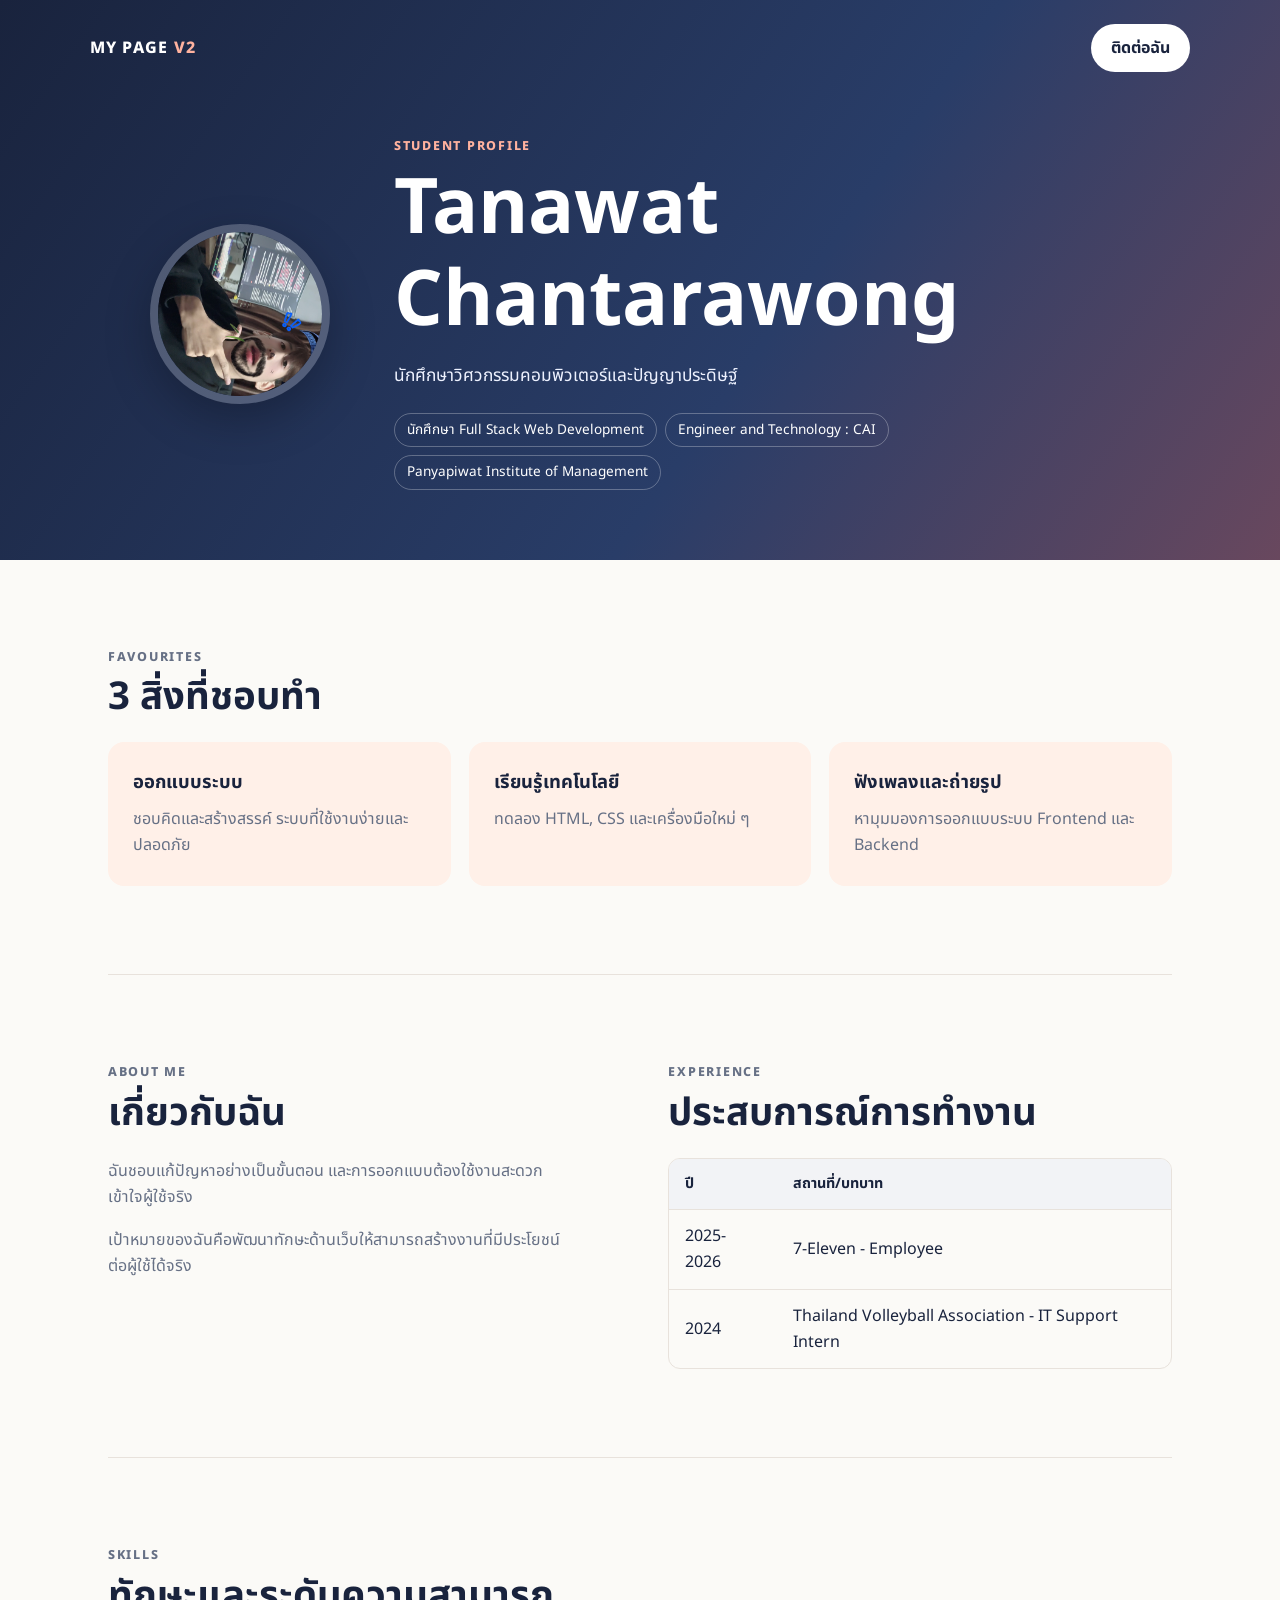
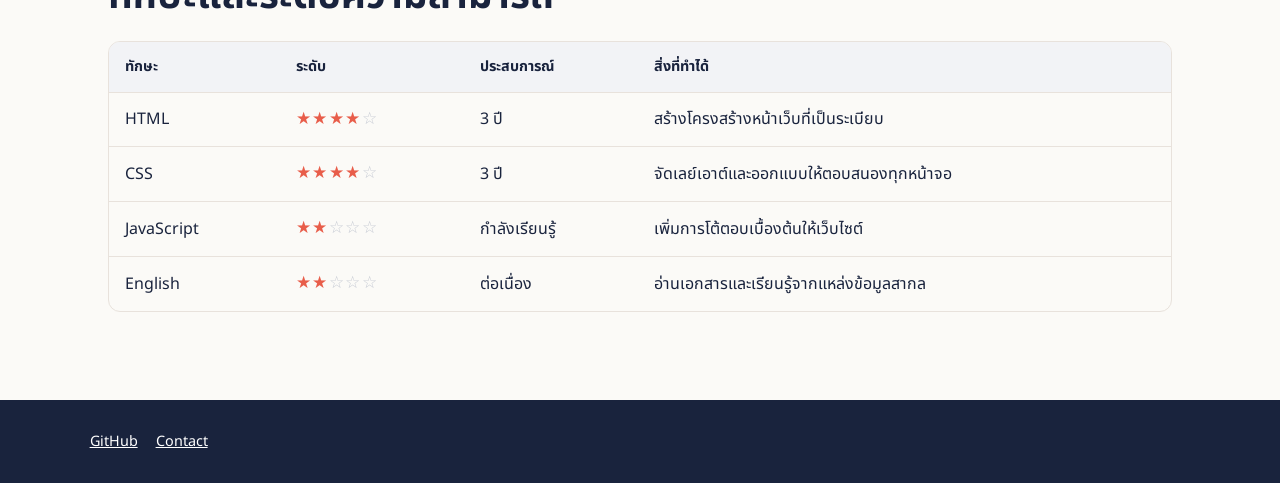
<file: index.html>
<!doctype html>
<html lang="th">
  <head>
    <meta charset="utf-8">
    <meta name="viewport" content="width=device-width, initial-scale=1">
    <meta name="description" content="My Page v2 - personal profile">
    <title>My Page v2 | Profile</title>
    <link rel="preconnect" href="https://fonts.googleapis.com">
    <link rel="preconnect" href="https://fonts.gstatic.com" crossorigin>
    <link href="https://fonts.googleapis.com/css2?family=Noto+Sans+Thai:wght@100..900&display=swap" rel="stylesheet">
    <link rel="preconnect" href="https://images.unsplash.com">
    <link rel="stylesheet" href="styles.css">
    
  </head>
  <body>
    <header class="hero">
      <nav class="navigation" aria-label="เมนูหลัก">
        <a class="brand" href="index.html">MY PAGE <span>V2</span></a>
        <a class="button button-light" href="contact.html">ติดต่อฉัน</a>
      </nav>

      <div class="hero-content">
        <img class="profile-photo" src="pf.jpg" alt="รูปโปรไฟล์ตัวอย่างของนักศึกษา">
        <div>
          <p class="eyebrow">STUDENT PROFILE</p>
          <h1>Tanawat Chantarawong</h1>
          <p class="intro">นักศึกษาวิศวกรรมคอมพิวเตอร์และปัญญาประดิษฐ์</p>
          <div class="identity" aria-label="ข้อมูลส่วนตัว">
            <span>นักศึกษา Full Stack Web Development</span>
            <span>Engineer and Technology : CAI</span>
            <span>Panyapiwat Institute of Management</span>
          </div>
        </div>
      </div>
    </header>

    <main>
      <section class="section" aria-labelledby="favourites-title">
        <p class="section-label">FAVOURITES</p>
        <h2 id="favourites-title">3 สิ่งที่ชอบทำ</h2>
        <ul class="favourite-list">
          <li><strong>ออกแบบระบบ</strong><span>ชอบคิดและสร้างสรรค์ ระบบที่ใช้งานง่ายและปลอดภัย</span></li>
          <li><strong>เรียนรู้เทคโนโลยี</strong><span>ทดลอง HTML, CSS และเครื่องมือใหม่ ๆ</span></li>
          <li><strong>ฟังเพลงและถ่ายรูป</strong><span>หามุมมองการออกแบบระบบ Frontend และ Backend</span></li>
        </ul>
      </section>

      <section class="section two-columns" aria-label="ประวัติและประสบการณ์">
        <div>
          <p class="section-label">ABOUT ME</p>
          <h2>เกี่ยวกับฉัน</h2>
          <p>ฉันชอบแก้ปัญหาอย่างเป็นขั้นตอน และการออกแบบต้องใช้งานสะดวก เข้าใจผู้ใช้จริง</p>
          <p>เป้าหมายของฉันคือพัฒนาทักษะด้านเว็บให้สามารถสร้างงานที่มีประโยชน์ต่อผู้ใช้ได้จริง</p>
        </div>
        <div>
          <p class="section-label">EXPERIENCE</p>
          <h2>ประสบการณ์การทำงาน</h2>
          <div class="table-wrap">
            <table>
              <thead><tr><th>ปี</th><th>สถานที่/บทบาท</th></tr></thead>
              <tbody>
                <tr><td>2025-2026</td><td>7-Eleven - Employee</td></tr>
                <tr><td>2024</td><td>Thailand Volleyball Association - IT Support Intern</td></tr>
              </tbody>
            </table>
          </div>
        </div>
      </section>

      <section class="section skills-section" aria-labelledby="skills-title">
        <p class="section-label">SKILLS</p>
        <h2 id="skills-title">ทักษะและระดับความสามารถ</h2>
        <div class="table-wrap">
          <table class="skills-table">
            <thead><tr><th>ทักษะ</th><th>ระดับ</th><th>ประสบการณ์</th><th>สิ่งที่ทำได้</th></tr></thead>
            <tbody>
              <tr><td>HTML</td><td><span class="rating" aria-label="4 จาก 5 ดาว"><span>★★★★</span>☆</span></td><td>3 ปี</td><td>สร้างโครงสร้างหน้าเว็บที่เป็นระเบียบ</td></tr>
              <tr><td>CSS</td><td><span class="rating" aria-label="4 จาก 5 ดาว"><span>★★★★</span>☆</span></td><td>3 ปี</td><td>จัดเลย์เอาต์และออกแบบให้ตอบสนองทุกหน้าจอ</td></tr>
              <tr><td>JavaScript</td><td><span class="rating" aria-label="2 จาก 5 ดาว"><span>★★</span>☆☆☆</span></td><td>กำลังเรียนรู้</td><td>เพิ่มการโต้ตอบเบื้องต้นให้เว็บไซต์</td></tr>
              <tr><td>English</td><td><span class="rating" aria-label="2 จาก 5 ดาว"><span>★★</span>☆☆☆</span></td><td>ต่อเนื่อง</td><td>อ่านเอกสารและเรียนรู้จากแหล่งข้อมูลสากล</td></tr>
            </tbody>
          </table>
        </div>
      </section>
    </main>

    <footer>
      <div><a href="https://github.com/ZentiaLAB/" target="_blank" rel="noreferrer">GitHub</a><a href="contact.html">Contact</a></div>
    </footer>
  </body>
</html>
</file>
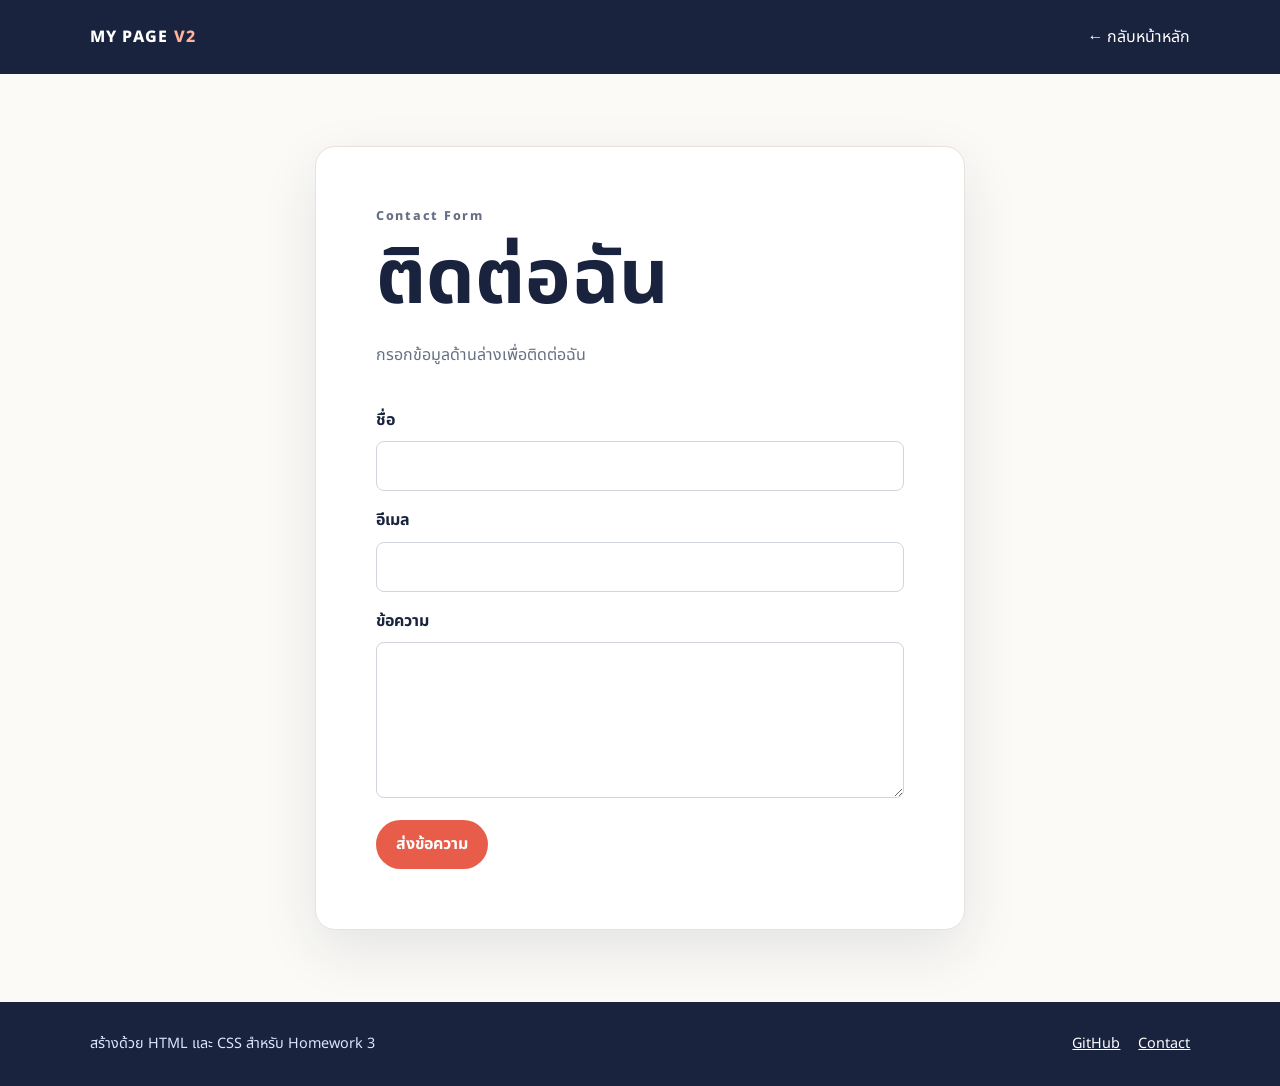
<file: contact.html>
<!doctype html>
<html lang="th">
  <head>
    <meta charset="utf-8">
    <meta name="viewport" content="width=device-width, initial-scale=1">
    <meta name="description" content="Contact page for My Page v2">
    <title>My Page v2 | Contact</title>
    <link rel="preconnect" href="https://fonts.googleapis.com">
    <link rel="preconnect" href="https://fonts.gstatic.com" crossorigin>
    <link href="https://fonts.googleapis.com/css2?family=Noto+Sans+Thai:wght@100..900&display=swap" rel="stylesheet">
    <link rel="stylesheet" href="styles.css">
  </head>
  <body class="contact-page">
    <header class="simple-header">
      <nav class="navigation" aria-label="เมนูหลัก">
        <a class="brand" href="index.html">MY PAGE <span>V2</span></a>
        <a class="text-link" href="index.html">← กลับหน้าหลัก</a>
      </nav>
    </header>
    <main class="contact-main">
      <section class="contact-card" aria-labelledby="contact-title">
        <p class="section-label">Contact Form</p>
        <h1 id="contact-title">ติดต่อฉัน</h1>
        <p>กรอกข้อมูลด้านล่างเพื่อติดต่อฉัน</p>
        <form action="#contact-form" id="contact-form">
          <label for="name">ชื่อ</label>
          <input id="name" name="name" type="text" autocomplete="name" required>
          <label for="email">อีเมล</label>
          <input id="email" name="email" type="email" autocomplete="email" required>
          <label for="message">ข้อความ</label>
          <textarea id="message" name="message" rows="5" required></textarea>
          <button class="button" type="submit">ส่งข้อความ</button>
        </form>
      </section>
    </main>
    <footer>
      <p>สร้างด้วย HTML และ CSS สำหรับ Homework 3</p>
      <div><a href="https://github.com/" target="_blank" rel="noreferrer">GitHub</a><a href="contact.html">Contact</a></div>
    </footer>
  </body>
</html>
</file>
<file: styles.css>
:root {
  --ink: #19233d;
  --paper: #fbfaf7;
  --accent: #e85d4a;
  --warm: #fff0e8;
  --muted: #667085;
  --line: #e8e2dc;
}

* {
  box-sizing: border-box;
}

html {
  scroll-behavior: smooth;
}

body {
  margin: 0;
  background: var(--paper);
  color: var(--ink);
  line-height: 1.65;
  font-family: "Noto Sans Thai", sans-serif;
}

a {
  color: inherit;
}

.hero {
  min-height: 440px;
  padding: 24px clamp(24px, 7vw, 112px) 70px;
  background: linear-gradient(125deg, #19233d 0%, #293d68 60%, #e85d4a 180%);
  color: #fff;
}

.navigation {
  display: flex;
  align-items: center;
  justify-content: space-between;
  gap: 20px;
  max-width: 1120px;
  margin: 0 auto;
}

.brand {
  color: #fff;
  font-weight: 800;
  letter-spacing: .08em;
  text-decoration: none;
}

.brand span {
  color: #ffb29f;
}

.button {
  display: inline-block;
  border: 0;
  border-radius: 999px;
  background: var(--accent);
  color: #fff;
  cursor: pointer;
  font: inherit;
  font-weight: 700;
  padding: 11px 20px;
  text-decoration: none;
  transition: transform .2s ease, background .2s ease;
}

.button:hover {
  background: #c94b3a;
  transform: translateY(-2px);
}

.button-light {
  background: #fff;
  color: var(--ink);
}

.hero-content {
  display: flex;
  align-items: center;
  gap: clamp(28px, 5vw, 70px);
  max-width: 980px;
  margin: 65px auto 0;
}

.profile-photo {
  width: 180px;
  height: 180px;
  flex: 0 0 180px;
  object-fit: cover;
  border: 8px solid rgba(255, 255, 255, .22);
  border-radius: 50%;
  box-shadow: 0 16px 45px rgba(0, 0, 0, .25);
}

.eyebrow,
.section-label {
  margin: 0 0 6px;
  color: var(--accent);
  font-size: .78rem;
  font-weight: 800;
  letter-spacing: .14em;
}

.hero .eyebrow {
  color: #ffb29f;
}

h1,
h2 {
  font-family: "Noto Sans Thai", sans-serif;
  line-height: 1.2;
}

h1 {
  margin: 0;
  font-size: clamp(2.6rem, 6vw, 4.8rem);
}

h2 {
  margin: 0 0 22px;
  font-size: clamp(1.8rem, 3vw, 2.45rem);
}

.intro {
  max-width: 650px;
  margin: 14px 0;
  color: #eef2ff;
  font-size: 1.08rem;
}

.identity {
  display: flex;
  flex-wrap: wrap;
  gap: 8px;
  margin-top: 22px;
}

.identity span {
  border: 1px solid rgba(255, 255, 255, .28);
  border-radius: 99px;
  padding: 5px 12px;
  font-size: .85rem;
}

main {
  max-width: 1120px;
  margin: 0 auto;
  padding: 0 28px;
}

.section {
  padding: 88px 0;
  border-bottom: 1px solid var(--line);
}

.favourite-list {
  display: grid;
  grid-template-columns: repeat(3, 1fr);
  gap: 18px;
  margin: 0;
  padding: 0;
  list-style: none;
}

.favourite-list li {
  min-height: 144px;
  padding: 25px;
  background: var(--warm);
  border-radius: 16px;
}

.favourite-list strong,
.favourite-list span {
  display: block;
}

.favourite-list strong {
  margin-bottom: 8px;
  font-size: 1.15rem;
}

.favourite-list span,
.section p {
  color: var(--muted);
}

.two-columns {
  display: grid;
  grid-template-columns: 1fr 1.1fr;
  gap: clamp(38px, 8vw, 105px);
}

.table-wrap {
  overflow-x: auto;
  border: 1px solid var(--line);
  border-radius: 12px;
}

table {
  width: 100%;
  border-collapse: collapse;
  min-width: 450px;
}

th,
td {
  padding: 13px 16px;
  border-bottom: 1px solid var(--line);
  text-align: left;
}

th {
  background: #f2f3f6;
  color: var(--ink);
  font-size: .9rem;
}

tbody tr:last-child td {
  border-bottom: 0;
}

.rating {
  color: #c7cbd4;
  font-size: 1.05rem;
  letter-spacing: .08em;
  white-space: nowrap;
}

.rating span {
  color: var(--accent);
}

.skills-section {
  border-bottom: 0;
}

footer {
  display: flex;
  justify-content: space-between;
  gap: 20px;
  padding: 30px clamp(24px, 7vw, 112px);
  background: var(--ink);
  color: #dce5ff;
  font-size: .9rem;
}

footer p {
  margin: 0;
}

footer div {
  display: flex;
  gap: 18px;
}

footer a {
  color: #fff;
}

.simple-header {
  padding: 24px clamp(24px, 7vw, 112px);
  background: var(--ink);
}

.text-link {
  color: #fff;
  text-decoration: none;
}

.contact-main {
  display: grid;
  min-height: calc(100vh - 161px);
  place-items: center;
  padding: 72px 28px;
}

.contact-card {
  width: min(100%, 650px);
  padding: clamp(30px, 6vw, 60px);
  background: #fff;
  border: 1px solid var(--line);
  border-radius: 20px;
  box-shadow: 0 20px 55px rgba(25, 35, 61, .10);
}

.contact-card p {
  color: var(--muted);
}

form {
  display: grid;
  gap: 8px;
  margin-top: 30px;
}

label {
  font-weight: 700;
  margin-top: 8px;
}

input,
textarea {
  width: 100%;
  border: 1px solid #cfd4dd;
  border-radius: 8px;
  color: var(--ink);
  font: inherit;
  padding: 11px 12px;
}

input:focus,
textarea:focus {
  outline: 3px solid #f7c2b8;
  border-color: var(--accent);
}

form .button {
  justify-self: start;
  margin-top: 14px;
}

@media (max-width: 720px) {

  .hero-content,
  .two-columns {
    grid-template-columns: 1fr;
    flex-direction: column;
    align-items: flex-start;
  }

  .favourite-list {
    grid-template-columns: 1fr;
  }

  .hero {
    padding-bottom: 55px;
  }

  footer {
    flex-direction: column;
  }
}
</file>
